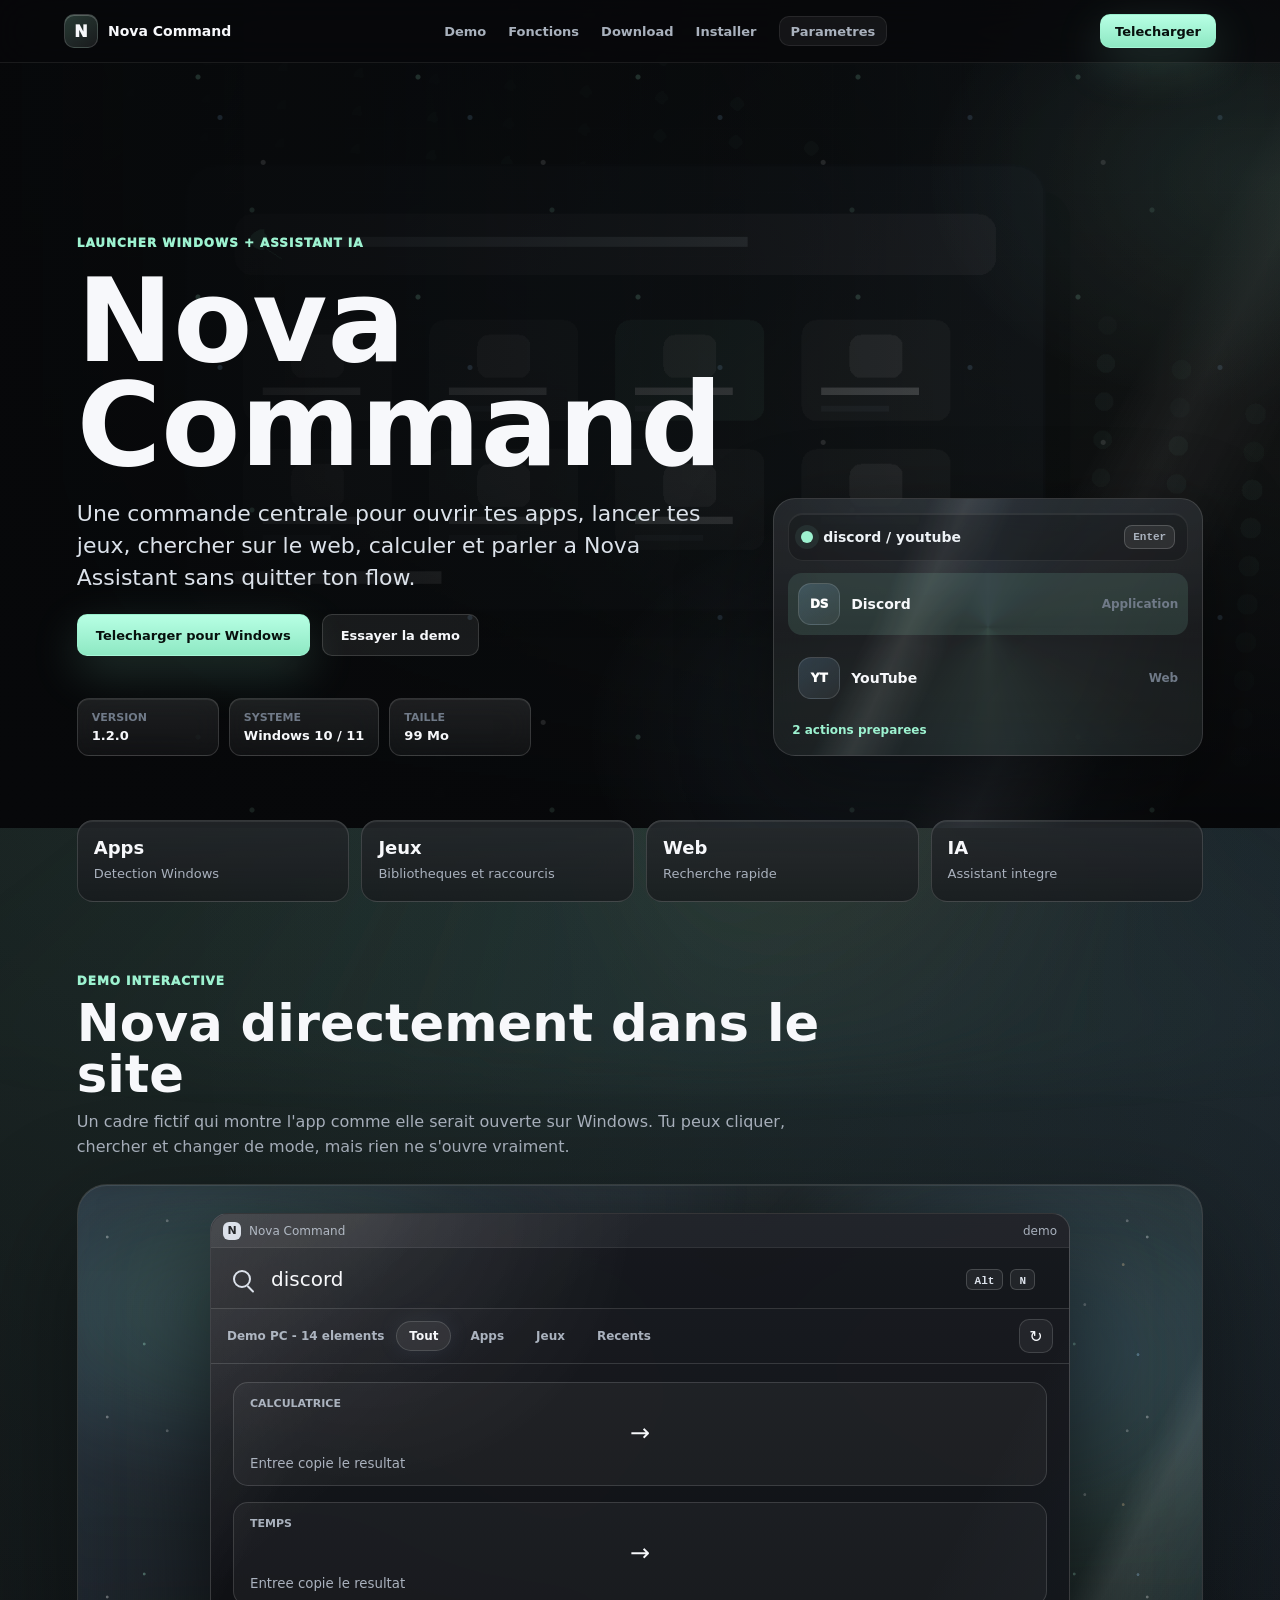
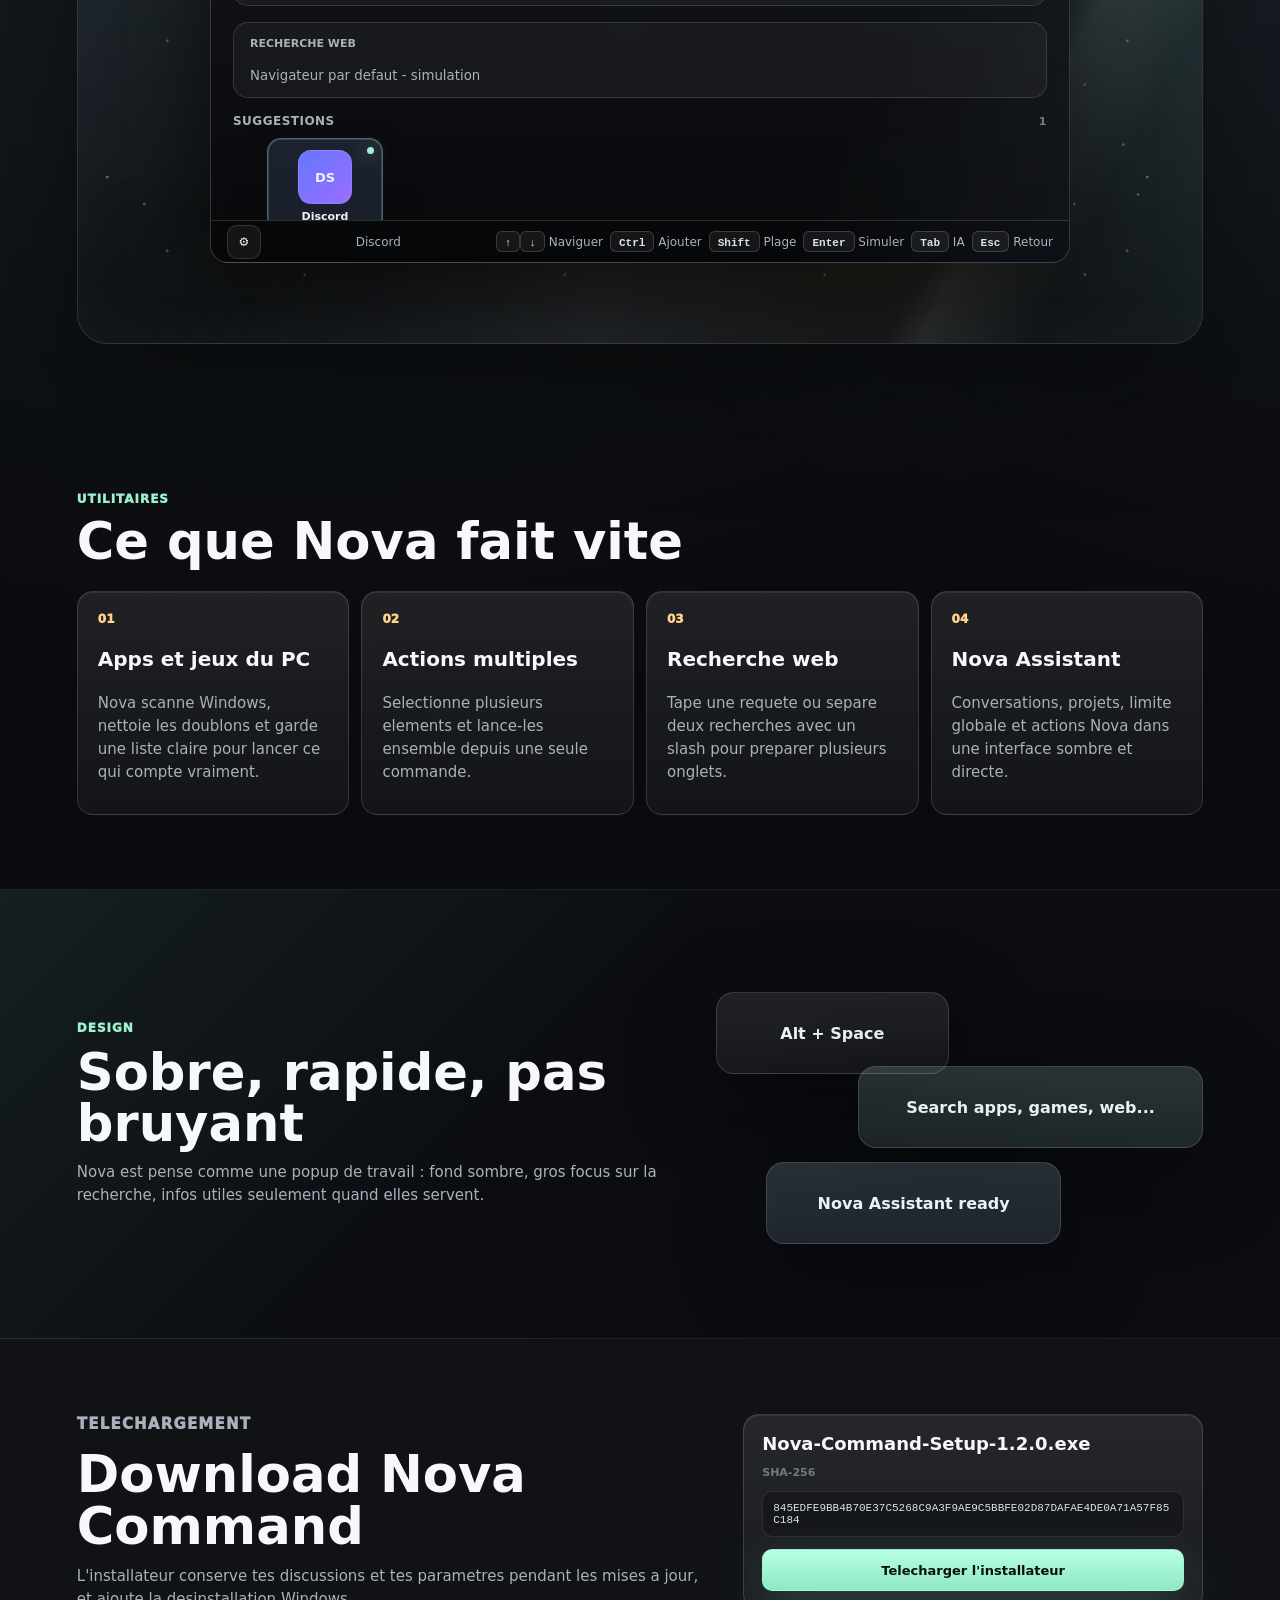
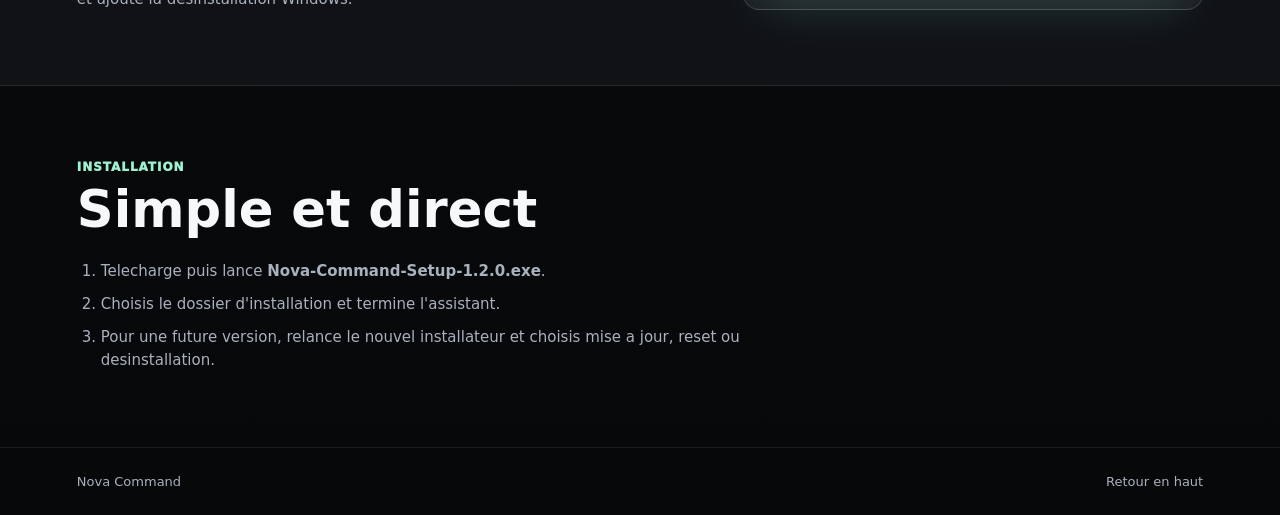
<file: index.html>
<!doctype html>
<html lang="fr">
  <head>
    <meta charset="utf-8">
    <meta name="viewport" content="width=device-width, initial-scale=1">
    <title>Nova Command - Launcher IA pour Windows</title>
    <meta name="description" content="Telecharge Nova Command, un launcher Windows sombre et rapide avec recherche d'apps, jeux, calculs, web et assistant IA.">
    <meta name="keywords" content="Nova Command, Nova Commande, nova commande, launcher Windows, Raycast Windows, assistant IA Windows, telecharger Nova Command">
    <meta name="author" content="Loic">
    <meta name="robots" content="index, follow">
    <link rel="canonical" href="https://strideur.github.io/">
    <link rel="stylesheet" href="styles.css">
    <meta property="og:type" content="website">
    <meta property="og:title" content="Nova Command - Launcher IA pour Windows">
    <meta property="og:description" content="Un raccourci Windows pour ouvrir tes apps, jeux, recherches web, calculs et commandes IA depuis une interface noire ultra rapide.">
    <meta property="og:image" content="https://strideur.github.io/assets/nova-command-preview.png">
    <meta property="og:url" content="https://strideur.github.io/">
    <meta name="twitter:card" content="summary_large_image">
    <meta name="theme-color" content="#08090b">
    <script type="application/ld+json">
      {
        "@context": "https://schema.org",
        "@type": "SoftwareApplication",
        "name": "Nova Command",
        "alternateName": "Nova Commande",
        "applicationCategory": "UtilitiesApplication",
        "operatingSystem": "Windows 10, Windows 11",
        "description": "Launcher Windows sombre avec recherche d'applications, jeux, calculatrice, recherche web et assistant IA.",
        "downloadUrl": "https://github.com/strideur/strideur.github.io/releases/download/v1.2.0/Nova-Command-Setup-1.2.0.exe",
        "softwareVersion": "1.2.0",
        "author": {
          "@type": "Person",
          "name": "Loic"
        },
        "offers": {
          "@type": "Offer",
          "price": "0",
          "priceCurrency": "EUR"
        }
      }
    </script>
  </head>
  <body>
    <header class="topbar">
      <a class="brand" href="#top" aria-label="Nova Command">
        <span>N</span>
        <strong>Nova Command</strong>
      </a>
      <nav aria-label="Navigation principale">
        <a href="#demo" data-site-i18n="navDemo">Demo</a>
        <a href="#features" data-site-i18n="navFeatures">Fonctions</a>
        <a href="#download" data-site-i18n="navDownload">Download</a>
        <a href="#install" data-site-i18n="navInstall">Installer</a>
        <button id="site-settings-button" class="site-settings-button" type="button" data-site-i18n="navSettings">Parametres</button>
      </nav>
      <a class="top-download" href="https://github.com/strideur/strideur.github.io/releases/download/v1.2.0/Nova-Command-Setup-1.2.0.exe" data-site-i18n="topDownload">Telecharger</a>
    </header>

    <aside id="site-settings-panel" class="site-settings-panel" hidden aria-label="Parametres du site">
      <div class="site-settings-card">
        <header>
          <div>
            <strong data-site-i18n="siteSettingsTitle">Parametres du site</strong>
            <span data-site-i18n="siteSettingsSub">Change uniquement la langue du site.</span>
          </div>
          <button id="site-settings-close" type="button" aria-label="Fermer">&times;</button>
        </header>
        <div class="site-language-grid">
          <button class="is-selected" type="button" data-site-locale="fr">Francais <span>FR</span></button>
          <button type="button" data-site-locale="en">English <span>EN</span></button>
          <button type="button" data-site-locale="es">Espanol <span>ES</span></button>
          <button type="button" data-site-locale="de">Deutsch <span>DE</span></button>
          <button type="button" data-site-locale="it">Italiano <span>IT</span></button>
          <button type="button" data-site-locale="pt">Portugues <span>PT</span></button>
          <button type="button" data-site-locale="nl">Nederlands <span>NL</span></button>
        </div>
      </div>
    </aside>

    <main id="top">
      <section class="hero" aria-labelledby="hero-title">
        <img class="hero-image" src="assets/nova-command-preview.png" alt="Apercu de Nova Command sur Windows">
        <div class="hero-shade"></div>
        <div class="hero-grid">
          <div class="hero-content">
            <p class="eyebrow">Launcher Windows + Assistant IA</p>
            <h1 id="hero-title">Nova Command</h1>
            <p class="hero-copy" data-site-i18n="heroCopy">Une commande centrale pour ouvrir tes apps, lancer tes jeux, chercher sur le web, calculer et parler a Nova Assistant sans quitter ton flow.</p>
            <div class="hero-actions">
              <a class="primary-action" href="https://github.com/strideur/strideur.github.io/releases/download/v1.2.0/Nova-Command-Setup-1.2.0.exe" data-site-i18n="downloadWindows">Telecharger pour Windows</a>
              <a class="secondary-action" href="#demo" data-site-i18n="tryDemo">Essayer la demo</a>
            </div>
            <dl class="hero-facts" aria-label="Informations de telechargement">
              <div>
                <dt data-site-i18n="factVersion">Version</dt>
                <dd>1.2.0</dd>
              </div>
              <div>
                <dt data-site-i18n="factSystem">Systeme</dt>
                <dd>Windows 10 / 11</dd>
              </div>
              <div>
                <dt data-site-i18n="factSize">Taille</dt>
                <dd>99 Mo</dd>
              </div>
            </dl>
          </div>

          <div class="floating-preview" aria-hidden="true">
            <div class="preview-search">
              <span></span>
              <p>discord / youtube</p>
              <kbd>Enter</kbd>
            </div>
            <div class="preview-row active">
              <i>DS</i>
              <strong>Discord</strong>
              <small>Application</small>
            </div>
            <div class="preview-row">
              <i>YT</i>
              <strong>YouTube</strong>
              <small>Web</small>
            </div>
            <div class="preview-note">2 actions preparees</div>
          </div>
        </div>
      </section>

      <section class="trust-strip" aria-label="Points forts">
        <div>
          <strong>Apps</strong>
          <span>Detection Windows</span>
        </div>
        <div>
          <strong>Jeux</strong>
          <span>Bibliotheques et raccourcis</span>
        </div>
        <div>
          <strong>Web</strong>
          <span>Recherche rapide</span>
        </div>
        <div>
          <strong>IA</strong>
          <span>Assistant integre</span>
        </div>
      </section>

      <section id="demo" class="demo-section" aria-labelledby="demo-title">
        <div class="section-heading">
          <p class="eyebrow">Demo interactive</p>
          <h2 id="demo-title" data-site-i18n="demoTitle">Nova directement dans le site</h2>
          <p data-site-i18n="demoBody">Un cadre fictif qui montre l'app comme elle serait ouverte sur Windows. Tu peux cliquer, chercher et changer de mode, mais rien ne s'ouvre vraiment.</p>
        </div>

        <div class="nova-live-demo" id="nova-demo" data-theme="graphite">
          <main class="launcher mock-launcher" aria-label="Nova Command demo">
            <header class="windowbar">
              <div class="window-title">
                <span class="mark">N</span>
                <span>Nova Command</span>
              </div>
              <span class="drag-hint">demo</span>
            </header>

            <section class="searchbar">
              <span class="search-glyph" aria-hidden="true"></span>
              <input id="demo-search" type="search" autocomplete="off" spellcheck="false" value="discord" aria-label="Rechercher dans la demo">
              <button id="demo-ai-provider" class="ai-provider-button" type="button" hidden>
                <span>Modele IA</span>
                <strong>Nova Assistant</strong>
              </button>
              <span class="shortcut-keys"><kbd>Alt</kbd><kbd>N</kbd></span>
            </section>

            <nav class="toolbar" aria-label="Filtres demo">
              <div id="demo-status" class="status">Demo PC - 24 elements</div>
              <div class="tabs">
                <button class="tab is-active" type="button" data-view="all">Tout</button>
                <button class="tab" type="button" data-view="app">Apps</button>
                <button class="tab" type="button" data-view="game">Jeux</button>
                <button class="tab" type="button" data-view="recent">Recents</button>
              </div>
              <button id="demo-refresh" class="refresh" type="button" title="Rescanner la demo" aria-label="Rescanner">&#8635;</button>
            </nav>

            <section class="content">
              <div id="demo-calc-card" class="answer-card calc-card" hidden>
                <span class="answer-kicker" data-demo-i18n="calculator">Calculator</span>
                <div class="answer-row">
                  <strong id="demo-calc-expression"></strong>
                  <span>&rarr;</span>
                  <strong id="demo-calc-result"></strong>
                </div>
                <small data-demo-i18n="calcHint">Entree copie le resultat</small>
              </div>

              <div id="demo-time-card" class="answer-card time-card" hidden>
                <span class="answer-kicker" data-demo-i18n="timeTitle">Temps</span>
                <div class="answer-row">
                  <strong id="demo-time-expression"></strong>
                  <span>&rarr;</span>
                  <strong id="demo-time-result"></strong>
                </div>
                <small data-demo-i18n="timeHint">Entree copie le resultat</small>
              </div>

              <button id="demo-web-card" class="answer-card web-card" type="button" hidden>
                <span class="answer-kicker" data-demo-i18n="webSearch">Recherche web</span>
                <strong id="demo-web-query"></strong>
                <small data-demo-i18n="webBrowser">Navigateur par defaut - simulation</small>
              </button>

              <section id="demo-ai-panel" class="ai-panel" hidden>
                <header class="ai-panel-header">
                  <div>
                    <span class="answer-kicker" data-demo-i18n="aiMode">Mode IA</span>
                    <strong data-demo-i18n="aiIntro">Parle a Nova Assistant</strong>
                  </div>
                  <button id="demo-ai-reset" type="button" data-demo-i18n="newChat">Nouvelle discussion</button>
                </header>
                <div class="ai-workspace">
                  <aside class="ai-conversations" aria-label="Conversations demo">
                    <div class="ai-conversations-header">
                      <strong data-demo-i18n="projects">Projets</strong>
                      <button type="button">+</button>
                    </div>
                    <div class="ai-conversation-list">
                      <button class="ai-conversation is-active" type="button">
                        <strong>Demo Nova</strong>
                        <small>30j restants</small>
                      </button>
                      <button class="ai-conversation" type="button">
                        <strong>Actions web</strong>
                        <small>28j restants</small>
                      </button>
                    </div>
                  </aside>
                  <div id="demo-ai-messages" class="ai-messages" aria-live="polite">
                    <article class="ai-message assistant">
                      <strong>NOVA ASSISTANT</strong>
                      <p data-demo-i18n="aiWelcome">Je peux simuler l'ouverture d'apps, les recherches web et les reglages, sans toucher a ton PC.</p>
                    </article>
                  </div>
                </div>
                <div class="ai-limit ai-limit-floating">
                  <i aria-hidden="true"></i>
                  <span>Limite <strong>12/60</strong></span>
                </div>
              </section>

              <div id="demo-sections" class="sections"></div>
            </section>

            <footer class="bottombar">
              <button id="demo-settings-button" class="settings-button" title="Parametres" aria-label="Parametres" type="button">&#9881;</button>
              <span id="demo-selection-hint" data-demo-i18n="select">Selectionnez une application</span>
              <span class="bottombar-hints">
                <span><kbd>&uarr;</kbd><kbd>&darr;</kbd> Naviguer</span>
                <span><kbd>Ctrl</kbd> Ajouter</span>
                <span><kbd>Shift</kbd> Plage</span>
                <span><kbd>Enter</kbd> Simuler</span>
                <span><kbd>Tab</kbd> IA</span>
                <span><kbd>Esc</kbd> Retour</span>
              </span>
              <span class="ai-bottombar-hints">
                <span>Ask AI <kbd>Enter</kbd></span>
                <span class="hint-separator">|</span>
                <span>Actions <kbd>Ctrl</kbd><kbd>K</kbd></span>
              </span>
            </footer>
          </main>

          <aside id="demo-settings-panel" class="settings-panel" hidden aria-label="Parametres demo">
            <nav class="settings-sidebar">
              <div class="settings-brand">
                <span class="mark">N</span>
                <div>
                  <strong>Parametres</strong>
                  <span>Nova Command</span>
                </div>
              </div>
              <button class="settings-nav-item is-active" data-settings-section="appearance" type="button">
                <span>Apparence</span>
                <small data-demo-i18n="appearanceSmall">Fond, cartes, icones</small>
              </button>
              <button class="settings-nav-item" data-settings-section="shortcuts" type="button">
                <span>Raccourcis</span>
                <small data-demo-i18n="shortcutsSmall">Ouverture et actions</small>
              </button>
              <button class="settings-nav-item" data-settings-section="language" type="button">
                <span>Langue</span>
                <small data-demo-i18n="languageSmall">Pays et traduction</small>
              </button>
            </nav>

            <section class="settings-main">
              <header class="settings-header">
                <div>
                  <strong id="demo-settings-title">Apparence</strong>
                  <span id="demo-settings-subtitle">Ajuste le style de cette demo.</span>
                </div>
                <button id="demo-settings-close" class="settings-close" aria-label="Fermer" type="button">&times;</button>
              </header>

              <div class="settings-page is-active" data-settings-page="appearance">
                <section class="settings-block">
                  <h2>Fond de la fenetre</h2>
                  <p>Ces reglages changent vraiment la demo, comme dans Nova.</p>
                  <div class="swatch-grid">
                    <button class="swatch-tile is-selected" style="--swatch:#101114" data-demo-theme="graphite" type="button">
                      <span></span>
                      <strong>Graphite</strong>
                    </button>
                    <button class="swatch-tile" style="--swatch:#111827" data-demo-theme="midnight" type="button">
                      <span></span>
                      <strong>Noir bleu</strong>
                    </button>
                    <button class="swatch-tile" style="--swatch:#171717" data-demo-theme="matte" type="button">
                      <span></span>
                      <strong>Mat</strong>
                    </button>
                  </div>
                </section>

                <section class="settings-block">
                  <h2>Cartes des applications</h2>
                  <div class="setting-row">
                    <label>Taille des icones</label>
                    <input id="demo-icon-size" type="range" min="46" max="72" value="54" aria-label="Taille des icones demo">
                  </div>
                  <div class="setting-row">
                    <label>Densite</label>
                    <div class="segmented">
                      <button data-demo-density="compact" type="button">Compact</button>
                      <button class="is-selected" data-demo-density="normal" type="button">Normal</button>
                      <button data-demo-density="large" type="button">Large</button>
                    </div>
                  </div>
                </section>
              </div>

              <div class="settings-page" data-settings-page="shortcuts">
                <section class="settings-block">
                  <h2>Ouverture rapide</h2>
                  <div class="shortcut-list">
                    <div><span>Afficher / masquer Nova</span><span class="shortcut-keys"><kbd>Alt</kbd><kbd>N</kbd></span><button type="button">Demo</button></div>
                    <div><span>Ouvrir la selection</span><span class="shortcut-keys"><kbd>Enter</kbd></span><button type="button">Demo</button></div>
                    <div><span>Retour accueil</span><span class="shortcut-keys"><kbd>Esc</kbd></span><button type="button">Demo</button></div>
                  </div>
                </section>
              </div>

              <div class="settings-page" data-settings-page="language">
                <section class="settings-block">
                  <h2 data-demo-i18n="autoLanguage">Langue automatique</h2>
                  <p id="demo-detected-language" data-demo-i18n="detectedLanguage">Langue detectee : Francais</p>
                  <button class="language-system-button is-selected" type="button" data-demo-locale="fr" data-demo-i18n="useSystemLanguage">Utiliser la langue du systeme</button>
                </section>
                <section class="settings-block">
                  <h2 data-demo-i18n="chooseLanguage">Choisir une langue</h2>
                  <input id="demo-language-search" class="language-search" type="search" autocomplete="off" spellcheck="false" placeholder="Rechercher une langue..." data-demo-placeholder="languageSearch">
                  <div id="demo-language-list" class="language-list" role="listbox" aria-label="Langues demo"></div>
                </section>
              </div>
            </section>
          </aside>

          <div id="demo-toast" class="toast" role="status" aria-live="polite"></div>
        </div>
      </section>

      <section id="features" class="section">
        <div class="section-heading">
          <p class="eyebrow">Utilitaires</p>
          <h2>Ce que Nova fait vite</h2>
        </div>
        <div class="feature-grid">
          <article>
            <span>01</span>
            <h3>Apps et jeux du PC</h3>
            <p>Nova scanne Windows, nettoie les doublons et garde une liste claire pour lancer ce qui compte vraiment.</p>
          </article>
          <article>
            <span>02</span>
            <h3>Actions multiples</h3>
            <p>Selectionne plusieurs elements et lance-les ensemble depuis une seule commande.</p>
          </article>
          <article>
            <span>03</span>
            <h3>Recherche web</h3>
            <p>Tape une requete ou separe deux recherches avec un slash pour preparer plusieurs onglets.</p>
          </article>
          <article>
            <span>04</span>
            <h3>Nova Assistant</h3>
            <p>Conversations, projets, limite globale et actions Nova dans une interface sombre et directe.</p>
          </article>
        </div>
      </section>

      <section class="showcase">
        <div class="showcase-copy">
          <p class="eyebrow">Design</p>
          <h2>Sobre, rapide, pas bruyant</h2>
          <p>Nova est pense comme une popup de travail : fond sombre, gros focus sur la recherche, infos utiles seulement quand elles servent.</p>
        </div>
        <div class="showcase-stack" aria-hidden="true">
          <div class="mini-panel panel-a">Alt + Space</div>
          <div class="mini-panel panel-b">Search apps, games, web...</div>
          <div class="mini-panel panel-c">Nova Assistant ready</div>
        </div>
      </section>

      <section id="download" class="download-band">
        <div>
          <p class="eyebrow">Telechargement</p>
          <h2>Download Nova Command</h2>
          <p>L'installateur conserve tes discussions et tes parametres pendant les mises a jour, et ajoute la desinstallation Windows.</p>
        </div>
        <div class="download-panel">
          <strong>Nova-Command-Setup-1.2.0.exe</strong>
          <span>SHA-256</span>
          <code>845EDFE9BB4B70E37C5268C9A3F9AE9C5BBFE02D87DAFAE4DE0A71A57F85C184</code>
          <a class="primary-action" href="https://github.com/strideur/strideur.github.io/releases/download/v1.2.0/Nova-Command-Setup-1.2.0.exe">Telecharger l'installateur</a>
        </div>
      </section>

      <section id="install" class="section install">
        <div class="section-heading">
          <p class="eyebrow">Installation</p>
          <h2>Simple et direct</h2>
        </div>
        <ol>
          <li>Telecharge puis lance <strong>Nova-Command-Setup-1.2.0.exe</strong>.</li>
          <li>Choisis le dossier d'installation et termine l'assistant.</li>
          <li>Pour une future version, relance le nouvel installateur et choisis mise a jour, reset ou desinstallation.</li>
        </ol>
      </section>
    </main>

    <footer>
      <span>Nova Command</span>
      <a href="#top">Retour en haut</a>
    </footer>

    <script src="demo.js"></script>
  </body>
</html>
</file>
<file: styles.css>
:root {
  color-scheme: dark;
  --bg: #07080a;
  --bg-soft: #0d0f13;
  --panel: rgba(255, 255, 255, 0.065);
  --panel-strong: rgba(255, 255, 255, 0.11);
  --line: rgba(255, 255, 255, 0.14);
  --line-soft: rgba(255, 255, 255, 0.08);
  --text: #f7f8fb;
  --muted: #a9b1bd;
  --dim: #707a88;
  --mint: #9df2d0;
  --cyan: #8ecaff;
  --warm: #ffd38a;
  --danger: #ff7e9b;
  --shadow: 0 28px 90px rgba(0, 0, 0, 0.45);
}

* {
  box-sizing: border-box;
}

html {
  scroll-behavior: smooth;
}

body {
  margin: 0;
  overflow-x: hidden;
  background:
    radial-gradient(circle at 14% 12%, rgba(157, 242, 208, 0.14), transparent 31%),
    radial-gradient(circle at 86% 18%, rgba(142, 202, 255, 0.12), transparent 30%),
    linear-gradient(180deg, #08090b 0%, #0b0c10 46%, #07080a 100%);
  background-size: 150% 150%, 140% 140%, 100% 100%;
  color: var(--text);
  font-family: Inter, ui-sans-serif, system-ui, -apple-system, BlinkMacSystemFont, "Segoe UI", sans-serif;
  animation: siteAmbientShift 22s ease-in-out infinite alternate;
}

body::before {
  position: fixed;
  inset: 0;
  z-index: -1;
  pointer-events: none;
  content: "";
  background-image:
    linear-gradient(rgba(255, 255, 255, 0.025) 1px, transparent 1px),
    linear-gradient(90deg, rgba(255, 255, 255, 0.02) 1px, transparent 1px);
  background-size: 64px 64px;
  mask-image: linear-gradient(180deg, black, transparent 72%);
  animation: siteGridDrift 28s linear infinite;
}

body::after {
  position: fixed;
  inset: -20%;
  z-index: -1;
  pointer-events: none;
  content: "";
  background:
    radial-gradient(circle at 18% 22%, rgba(157, 242, 208, 0.12), transparent 22%),
    radial-gradient(circle at 74% 18%, rgba(142, 202, 255, 0.11), transparent 24%),
    radial-gradient(circle at 62% 72%, rgba(255, 211, 138, 0.08), transparent 24%),
    conic-gradient(from 120deg at 50% 45%, transparent 0deg, rgba(157, 242, 208, 0.06) 54deg, transparent 118deg, rgba(142, 202, 255, 0.07) 194deg, transparent 286deg, rgba(255, 211, 138, 0.05) 330deg, transparent 360deg);
  filter: blur(34px) saturate(1.22);
  opacity: 0.9;
  animation: siteColorWash 26s ease-in-out infinite alternate;
}

a {
  color: inherit;
  text-decoration: none;
}

button,
input {
  font: inherit;
}

.topbar {
  position: fixed;
  top: 0;
  left: 0;
  z-index: 10;
  display: flex;
  width: 100%;
  align-items: center;
  justify-content: space-between;
  gap: 18px;
  padding: 14px clamp(18px, 5vw, 64px);
  border-bottom: 1px solid rgba(255, 255, 255, 0.08);
  background: rgba(7, 8, 10, 0.72);
  backdrop-filter: blur(22px);
}

.brand,
.topbar nav,
.hero-actions,
.hero-facts,
footer {
  display: flex;
  align-items: center;
}

.brand {
  gap: 10px;
  min-width: max-content;
}

.brand span {
  display: grid;
  width: 34px;
  height: 34px;
  place-items: center;
  border: 1px solid var(--line);
  border-radius: 10px;
  background: linear-gradient(145deg, rgba(157, 242, 208, 0.22), rgba(255, 255, 255, 0.08));
  box-shadow: inset 0 1px rgba(255, 255, 255, 0.22);
  font-weight: 950;
}

.brand strong {
  font-size: 14px;
  letter-spacing: 0;
}

.topbar nav {
  gap: 22px;
  color: var(--muted);
  font-size: 13px;
  font-weight: 760;
}

.topbar nav a {
  transition: color 160ms ease;
}

.topbar nav a:hover {
  color: var(--text);
}

.site-settings-button {
  min-height: 30px;
  border: 1px solid var(--line-soft);
  border-radius: 10px;
  background: rgba(255, 255, 255, 0.055);
  color: var(--muted);
  cursor: pointer;
  padding: 0 11px;
  font-size: 13px;
  font-weight: 760;
}

.site-settings-button:hover,
.site-settings-button.is-active {
  border-color: rgba(157, 242, 208, 0.34);
  background: rgba(157, 242, 208, 0.1);
  color: var(--text);
}

.site-settings-panel {
  position: fixed;
  inset: 0;
  z-index: 30;
  display: grid;
  place-items: start end;
  padding: 74px clamp(18px, 5vw, 64px) 18px;
  background: rgba(0, 0, 0, 0.26);
  backdrop-filter: blur(10px);
}

.site-settings-panel[hidden] {
  display: none;
}

.site-settings-card {
  display: grid;
  width: min(380px, 100%);
  gap: 14px;
  border: 1px solid rgba(255, 255, 255, 0.16);
  border-radius: 18px;
  background:
    linear-gradient(145deg, rgba(255, 255, 255, 0.09), rgba(255, 255, 255, 0.04)),
    rgba(9, 11, 15, 0.94);
  box-shadow: var(--shadow);
  padding: 14px;
}

.site-settings-card header {
  display: flex;
  align-items: center;
  justify-content: space-between;
  gap: 14px;
}

.site-settings-card header div {
  display: grid;
  gap: 4px;
}

.site-settings-card header span {
  color: var(--muted);
  font-size: 12px;
}

.site-settings-card header button {
  display: grid;
  width: 34px;
  height: 34px;
  place-items: center;
  border: 1px solid var(--line);
  border-radius: 10px;
  background: rgba(255, 255, 255, 0.055);
  color: var(--text);
  cursor: pointer;
  font-size: 20px;
}

.site-language-grid {
  display: grid;
  gap: 8px;
}

.site-language-grid button {
  display: grid;
  grid-template-columns: minmax(0, 1fr) 34px;
  align-items: center;
  min-height: 42px;
  border: 1px solid rgba(255, 255, 255, 0.09);
  border-radius: 12px;
  background: rgba(255, 255, 255, 0.045);
  color: var(--text);
  cursor: pointer;
  padding: 0 11px;
  text-align: left;
  font-weight: 820;
}

.site-language-grid span {
  color: var(--muted);
  font-size: 11px;
  text-align: right;
}

.site-language-grid button:hover,
.site-language-grid button.is-selected {
  border-color: rgba(157, 242, 208, 0.36);
  background: rgba(157, 242, 208, 0.1);
}

.top-download,
.primary-action,
.secondary-action {
  display: inline-flex;
  align-items: center;
  justify-content: center;
  min-height: 42px;
  border-radius: 10px;
  font-size: 13px;
  font-weight: 860;
  transition: transform 160ms ease, border-color 160ms ease, background 160ms ease;
}

.top-download:hover,
.primary-action:hover,
.secondary-action:hover {
  transform: translateY(-1px);
}

.top-download,
.primary-action {
  border: 1px solid rgba(157, 242, 208, 0.62);
  background: linear-gradient(180deg, #b7ffe4, #8ee8c3);
  color: #07100d;
  box-shadow: 0 16px 48px rgba(157, 242, 208, 0.18);
}

.top-download {
  min-height: 34px;
  padding: 0 14px;
}

.hero {
  position: relative;
  display: grid;
  min-height: 92vh;
  overflow: hidden;
  align-items: end;
  padding: 110px clamp(18px, 6vw, 80px) 56px;
}

.hero::before,
.hero::after {
  position: absolute;
  inset: 0;
  pointer-events: none;
  content: "";
}

.hero::before {
  z-index: 1;
  background:
    radial-gradient(520px 360px at 82% 18%, rgba(157, 242, 208, 0.16), transparent 64%),
    radial-gradient(460px 340px at 58% 74%, rgba(142, 202, 255, 0.14), transparent 66%),
    linear-gradient(118deg, transparent 0 38%, rgba(255, 255, 255, 0.09) 40%, transparent 43% 100%);
  background-size: 120% 120%, 120% 120%, 240% 100%;
  mix-blend-mode: screen;
  opacity: 0.56;
  animation: heroColorBreath 16s ease-in-out infinite alternate, heroShineSweep 9s ease-in-out infinite;
}

.hero::after {
  z-index: 1;
  background:
    radial-gradient(circle at 90% 35%, rgba(157, 242, 208, 0.42) 0 2px, transparent 3px),
    radial-gradient(circle at 88% 47%, rgba(142, 202, 255, 0.35) 0 2px, transparent 3px),
    radial-gradient(circle at 94% 58%, rgba(255, 255, 255, 0.28) 0 2px, transparent 3px),
    radial-gradient(circle at 84% 70%, rgba(157, 242, 208, 0.28) 0 2px, transparent 3px),
    linear-gradient(126deg, transparent 0 65%, rgba(157, 242, 208, 0.18) 66%, transparent 68% 100%);
  background-size: 220px 220px, 250px 250px, 280px 280px, 300px 300px, 260% 100%;
  opacity: 0.38;
  mix-blend-mode: screen;
  animation: heroParticlesDrift 20s linear infinite, heroMeteorSweep 8s ease-in-out infinite;
}

.hero-image {
  position: absolute;
  inset: 0;
  width: 100%;
  height: 100%;
  object-fit: cover;
  object-position: center;
  opacity: 0.52;
  filter: saturate(1.08) contrast(1.08);
}

.hero-shade {
  position: absolute;
  inset: 0;
  background:
    linear-gradient(90deg, rgba(7, 8, 10, 0.98) 0%, rgba(7, 8, 10, 0.74) 46%, rgba(7, 8, 10, 0.38) 100%),
    linear-gradient(0deg, rgba(7, 8, 10, 0.98) 0%, transparent 42%);
}

.hero-grid {
  position: relative;
  z-index: 2;
  display: grid;
  grid-template-columns: minmax(0, 760px) minmax(320px, 480px);
  gap: clamp(24px, 5vw, 72px);
  align-items: end;
}

.hero-content {
  display: grid;
  gap: 20px;
}

.eyebrow {
  margin: 0;
  color: var(--mint);
  font-size: 12px;
  font-weight: 930;
  letter-spacing: 0.08em;
  text-transform: uppercase;
}

h1,
h2,
h3,
p {
  margin: 0;
}

h1 {
  max-width: 860px;
  font-size: clamp(58px, 9vw, 122px);
  line-height: 0.9;
  letter-spacing: 0;
}

.hero-copy {
  max-width: 660px;
  color: #dce2ea;
  font-size: clamp(17px, 2vw, 22px);
  line-height: 1.46;
}

.hero-actions {
  flex-wrap: wrap;
  gap: 12px;
}

.primary-action,
.secondary-action {
  padding: 0 18px;
}

.secondary-action {
  border: 1px solid var(--line);
  background: rgba(255, 255, 255, 0.07);
  color: var(--text);
}

.secondary-action:hover {
  border-color: rgba(255, 255, 255, 0.24);
  background: rgba(255, 255, 255, 0.1);
}

.hero-facts {
  flex-wrap: wrap;
  gap: 10px;
  padding-top: 6px;
}

.hero-facts div,
.trust-strip div,
.floating-preview,
.demo-window,
.demo-sidebar,
.feature-grid article,
.download-panel,
.mini-panel {
  border: 1px solid var(--line);
  background: linear-gradient(180deg, rgba(255, 255, 255, 0.09), rgba(255, 255, 255, 0.045));
  box-shadow: inset 0 1px rgba(255, 255, 255, 0.08);
}

.hero-facts div {
  min-width: 142px;
  padding: 12px 14px;
  border-radius: 12px;
  backdrop-filter: blur(14px);
}

.hero-facts dt {
  color: var(--dim);
  font-size: 11px;
  font-weight: 850;
  text-transform: uppercase;
}

.hero-facts dd {
  margin: 4px 0 0;
  color: var(--text);
  font-size: 13px;
  font-weight: 820;
}

.floating-preview {
  position: relative;
  display: grid;
  gap: 12px;
  width: min(100%, 430px);
  justify-self: end;
  padding: 14px;
  border-radius: 22px;
  background-color: rgba(10, 12, 16, 0.68);
  box-shadow: var(--shadow);
  backdrop-filter: blur(24px);
  transform: translateY(-16px);
  overflow: hidden;
  animation: previewFloat 7s ease-in-out infinite;
}

.floating-preview::before {
  position: absolute;
  inset: -40%;
  pointer-events: none;
  background:
    conic-gradient(from 90deg, transparent, rgba(157, 242, 208, 0.2), transparent, rgba(142, 202, 255, 0.18), transparent),
    linear-gradient(115deg, transparent 0 38%, rgba(255, 255, 255, 0.22) 42%, transparent 47% 100%);
  content: "";
  opacity: 0.46;
  mix-blend-mode: screen;
  animation: previewLiquidSpin 14s linear infinite;
}

.floating-preview > * {
  position: relative;
  z-index: 1;
}

.preview-search {
  display: flex;
  align-items: center;
  gap: 10px;
  min-height: 48px;
  padding: 0 12px;
  border: 1px solid var(--line-soft);
  border-radius: 15px;
  background: rgba(0, 0, 0, 0.2);
  box-shadow: inset 0 1px rgba(255, 255, 255, 0.08);
}

.preview-search span,
.demo-orb {
  width: 12px;
  height: 12px;
  flex: 0 0 auto;
  border-radius: 999px;
  background: var(--mint);
  box-shadow: 0 0 0 6px rgba(157, 242, 208, 0.08);
  animation: orbPulse 2.4s ease-in-out infinite;
}

.preview-search p {
  flex: 1;
  color: #eef2f6;
  font-size: 14px;
  font-weight: 780;
}

kbd {
  min-width: 38px;
  padding: 5px 8px;
  border: 1px solid rgba(255, 255, 255, 0.18);
  border-radius: 8px;
  background: rgba(255, 255, 255, 0.08);
  color: var(--muted);
  font-size: 11px;
  font-weight: 820;
  text-align: center;
}

.preview-row {
  display: grid;
  grid-template-columns: 42px 1fr auto;
  gap: 11px;
  align-items: center;
  padding: 10px;
  border-radius: 14px;
  transition: transform 180ms ease, background 180ms ease;
}

.preview-row.active {
  background: rgba(157, 242, 208, 0.12);
  animation: activeRowBreath 3s ease-in-out infinite;
}

.preview-row i,
.demo-icon {
  display: grid;
  width: 42px;
  height: 42px;
  place-items: center;
  border: 1px solid rgba(255, 255, 255, 0.13);
  border-radius: 13px;
  background: linear-gradient(145deg, rgba(142, 202, 255, 0.18), rgba(255, 255, 255, 0.06));
  color: white;
  font-size: 12px;
  font-style: normal;
  font-weight: 930;
}

.preview-row strong {
  font-size: 14px;
}

.preview-row small,
.preview-note {
  color: var(--dim);
  font-size: 12px;
  font-weight: 780;
}

.preview-note {
  padding: 2px 4px 4px;
  color: var(--mint);
}

.trust-strip {
  display: grid;
  grid-template-columns: repeat(4, minmax(0, 1fr));
  gap: 12px;
  padding: 18px clamp(18px, 6vw, 80px) 0;
  transform: translateY(-26px);
}

.trust-strip div {
  display: grid;
  gap: 4px;
  min-height: 82px;
  padding: 16px;
  border-radius: 16px;
  background-color: rgba(10, 12, 16, 0.76);
  backdrop-filter: blur(18px);
}

.trust-strip strong {
  font-size: 18px;
}

.trust-strip span {
  color: var(--muted);
  font-size: 13px;
}

.section,
.demo-section,
.download-band,
.showcase {
  padding: 74px clamp(18px, 6vw, 80px);
}

.section-heading {
  display: grid;
  max-width: 760px;
  gap: 10px;
  margin-bottom: 24px;
}

.section-heading p:not(.eyebrow) {
  color: var(--muted);
  line-height: 1.55;
}

h2 {
  font-size: clamp(31px, 4vw, 56px);
  line-height: 1;
  letter-spacing: 0;
}

.demo-section {
  padding-top: 46px;
}

.app-demo-frame {
  overflow: hidden;
  border: 1px solid rgba(255, 255, 255, 0.18);
  border-radius: 26px;
  background:
    linear-gradient(180deg, rgba(255, 255, 255, 0.1), rgba(255, 255, 255, 0.045)),
    rgba(9, 11, 15, 0.86);
  box-shadow: var(--shadow);
  backdrop-filter: blur(24px);
}

.app-titlebar,
.app-demo-footer {
  display: flex;
  min-height: 46px;
  align-items: center;
  gap: 12px;
  padding: 0 16px;
  border-bottom: 1px solid var(--line-soft);
}

.app-titlebar strong {
  font-size: 13px;
  font-weight: 900;
}

.app-titlebar small {
  margin-left: auto;
  color: var(--dim);
  font-size: 12px;
  font-weight: 800;
}

.window-dots {
  display: flex;
  gap: 7px;
}

.window-dots span {
  width: 10px;
  height: 10px;
  border-radius: 999px;
  background: rgba(255, 255, 255, 0.26);
}

.window-dots span:first-child {
  background: var(--danger);
}

.window-dots span:nth-child(2) {
  background: var(--warm);
}

.window-dots span:nth-child(3) {
  background: var(--mint);
}

.app-demo-body {
  display: grid;
  grid-template-columns: 174px minmax(0, 1fr) 286px;
  min-height: 620px;
}

.app-demo-nav {
  display: grid;
  align-content: start;
  gap: 8px;
  padding: 14px;
  border-right: 1px solid var(--line-soft);
  background: rgba(0, 0, 0, 0.16);
}

.demo-tab {
  display: flex;
  min-height: 44px;
  align-items: center;
  gap: 10px;
  border: 0;
  border-radius: 13px;
  background: transparent;
  color: var(--muted);
  cursor: pointer;
  font-weight: 860;
  text-align: left;
  padding: 0 11px;
}

.demo-tab span {
  display: grid;
  width: 28px;
  height: 28px;
  place-items: center;
  border: 1px solid var(--line-soft);
  border-radius: 9px;
  background: rgba(255, 255, 255, 0.06);
  color: var(--text);
  font-size: 11px;
  font-weight: 920;
}

.demo-tab:hover,
.demo-tab.active {
  background: rgba(255, 255, 255, 0.08);
  color: var(--text);
}

.demo-tab.active span {
  background: rgba(157, 242, 208, 0.16);
  color: var(--mint);
}

.app-demo-main {
  display: grid;
  grid-template-rows: auto auto 1fr;
  min-width: 0;
}

.app-search-row {
  display: flex;
  align-items: center;
  gap: 12px;
  min-height: 76px;
  padding: 14px 18px;
  border-bottom: 1px solid var(--line-soft);
}

.app-search-row input {
  width: 100%;
  min-width: 0;
  border: 0;
  outline: 0;
  background: transparent;
  color: var(--text);
  font-size: clamp(19px, 2.2vw, 27px);
  font-weight: 760;
}

.app-meta-row {
  display: flex;
  align-items: center;
  justify-content: space-between;
  gap: 14px;
  padding: 12px 18px;
  border-bottom: 1px solid var(--line-soft);
  color: var(--dim);
  font-size: 12px;
  font-weight: 850;
  text-transform: uppercase;
}

.app-meta-row strong {
  color: var(--mint);
}

.app-result-grid {
  display: grid;
  grid-template-columns: repeat(4, minmax(112px, 1fr));
  align-content: start;
  gap: 12px;
  padding: 18px;
}

.app-card {
  display: grid;
  min-height: 138px;
  align-content: start;
  justify-items: center;
  gap: 9px;
  border: 1px solid transparent;
  border-radius: 17px;
  background: rgba(255, 255, 255, 0.045);
  color: var(--text);
  cursor: pointer;
  padding: 14px 10px;
  text-align: center;
  transition: transform 150ms ease, border-color 150ms ease, background 150ms ease;
}

.app-card:hover,
.app-card.active {
  border-color: rgba(157, 242, 208, 0.34);
  background: rgba(157, 242, 208, 0.1);
  transform: translateY(-2px);
}

.app-card-icon,
.detail-icon {
  display: grid;
  width: 54px;
  height: 54px;
  place-items: center;
  border: 1px solid rgba(255, 255, 255, 0.14);
  border-radius: 16px;
  background:
    linear-gradient(145deg, var(--card-a, rgba(142, 202, 255, 0.28)), var(--card-b, rgba(255, 255, 255, 0.07))),
    rgba(255, 255, 255, 0.06);
  box-shadow: inset 0 1px rgba(255, 255, 255, 0.2);
  color: white;
  font-size: 14px;
  font-weight: 940;
}

.app-card strong {
  width: 100%;
  overflow: hidden;
  font-size: 13px;
  font-weight: 900;
  text-overflow: ellipsis;
  white-space: nowrap;
}

.app-card small {
  color: var(--dim);
  font-size: 11px;
  font-weight: 760;
}

.app-detail-panel {
  display: grid;
  align-content: start;
  gap: 12px;
  padding: 18px;
  border-left: 1px solid var(--line-soft);
  background: rgba(0, 0, 0, 0.15);
}

.detail-icon {
  width: 72px;
  height: 72px;
  border-radius: 20px;
  font-size: 18px;
}

.app-detail-panel h3 {
  margin-top: 4px;
}

.app-detail-panel p {
  color: var(--muted);
  font-size: 13px;
}

.detail-list {
  display: grid;
  gap: 8px;
  margin-top: 8px;
}

.detail-list div {
  display: grid;
  gap: 3px;
  padding: 11px;
  border: 1px solid var(--line-soft);
  border-radius: 13px;
  background: rgba(255, 255, 255, 0.04);
}

.detail-list span {
  color: var(--dim);
  font-size: 11px;
  font-weight: 850;
  text-transform: uppercase;
}

.detail-list strong {
  font-size: 12px;
  line-height: 1.3;
}

.detail-actions {
  display: grid;
  grid-template-columns: 1fr 1fr;
  gap: 8px;
  margin-top: 6px;
}

.detail-actions button {
  min-height: 38px;
  border: 1px solid var(--line-soft);
  border-radius: 11px;
  background: rgba(255, 255, 255, 0.08);
  color: var(--text);
  cursor: pointer;
  font-size: 12px;
  font-weight: 850;
}

.detail-actions button:first-child {
  background: var(--mint);
  color: #07100d;
}

.app-demo-footer {
  justify-content: space-between;
  border-top: 1px solid var(--line-soft);
  border-bottom: 0;
  color: var(--dim);
  font-size: 12px;
  font-weight: 800;
}

.app-demo-footer p {
  color: var(--muted);
  text-align: center;
}

.demo-notes {
  display: grid;
  grid-template-columns: repeat(3, minmax(0, 1fr));
  gap: 12px;
  margin-top: 14px;
}

.demo-notes article {
  display: grid;
  gap: 7px;
  padding: 16px;
  border: 1px solid var(--line-soft);
  border-radius: 16px;
  background: rgba(255, 255, 255, 0.045);
}

.demo-notes strong {
  font-size: 14px;
}

.demo-notes p {
  color: var(--muted);
  font-size: 13px;
  line-height: 1.45;
}

.feature-grid {
  display: grid;
  grid-template-columns: repeat(4, minmax(0, 1fr));
  gap: 12px;
}

.feature-grid article {
  display: grid;
  gap: 12px;
  min-height: 224px;
  padding: 20px;
  border-radius: 16px;
  transition: transform 160ms ease, border-color 160ms ease;
}

.feature-grid article:hover {
  transform: translateY(-3px);
  border-color: rgba(157, 242, 208, 0.28);
}

.feature-grid span {
  color: var(--warm);
  font-size: 12px;
  font-weight: 930;
}

h3 {
  font-size: 20px;
  line-height: 1.1;
}

.feature-grid p,
.download-band p,
.install li,
.showcase-copy p:not(.eyebrow) {
  color: var(--muted);
  font-size: 15px;
  line-height: 1.55;
}

.showcase {
  display: grid;
  grid-template-columns: minmax(0, 0.86fr) minmax(280px, 0.74fr);
  gap: 28px;
  align-items: center;
  border-block: 1px solid var(--line-soft);
  background:
    linear-gradient(135deg, rgba(157, 242, 208, 0.08), transparent 44%),
    #0b0d11;
}

.showcase-copy {
  display: grid;
  gap: 12px;
  max-width: 620px;
}

.showcase-stack {
  position: relative;
  min-height: 300px;
}

.mini-panel {
  position: absolute;
  display: grid;
  place-items: center;
  min-height: 82px;
  border-radius: 18px;
  color: #eaf1f8;
  font-weight: 880;
  box-shadow: var(--shadow);
}

.panel-a {
  top: 28px;
  left: 4%;
  width: 46%;
}

.panel-b {
  top: 102px;
  right: 0;
  width: 68%;
  background-color: rgba(157, 242, 208, 0.08);
}

.panel-c {
  bottom: 20px;
  left: 14%;
  width: 58%;
  background-color: rgba(142, 202, 255, 0.08);
}

.download-band {
  display: grid;
  grid-template-columns: minmax(0, 1fr) minmax(300px, 460px);
  gap: 28px;
  align-items: center;
  border-bottom: 1px solid rgba(255, 255, 255, 0.09);
  background: #101216;
}

.download-band > div:first-child {
  display: grid;
  gap: 13px;
}

.download-panel {
  display: grid;
  gap: 12px;
  padding: 18px;
  border-radius: 16px;
}

.download-panel strong {
  font-size: 18px;
}

.download-panel span {
  color: var(--dim);
  font-size: 11px;
  font-weight: 900;
  text-transform: uppercase;
}

.download-panel code {
  overflow-wrap: anywhere;
  padding: 10px;
  border: 1px solid rgba(255, 255, 255, 0.1);
  border-radius: 10px;
  background: rgba(0, 0, 0, 0.28);
  color: #dce2ea;
  font-size: 11px;
}

.install ol {
  display: grid;
  max-width: 680px;
  gap: 10px;
  margin: 0;
  padding-left: 24px;
}

footer {
  justify-content: space-between;
  padding: 26px clamp(18px, 6vw, 80px);
  border-top: 1px solid rgba(255, 255, 255, 0.08);
  color: var(--muted);
  font-size: 13px;
}

@media (max-width: 1020px) {
  .hero-grid,
  .showcase,
  .download-band {
    grid-template-columns: 1fr;
  }

  .floating-preview {
    justify-self: start;
    transform: none;
  }

  .feature-grid,
  .trust-strip {
    grid-template-columns: repeat(2, minmax(0, 1fr));
  }

  .app-demo-body {
    grid-template-columns: 148px minmax(0, 1fr);
  }

  .app-detail-panel {
    display: none;
  }

  .app-result-grid {
    grid-template-columns: repeat(3, minmax(112px, 1fr));
  }
}

@media (max-width: 760px) {
  .topbar nav {
    display: none;
  }

  .hero {
    min-height: 90vh;
    padding-top: 92px;
  }

  .hero-shade {
    background:
      linear-gradient(0deg, rgba(7, 8, 10, 0.98) 0%, rgba(7, 8, 10, 0.78) 58%, rgba(7, 8, 10, 0.48) 100%);
  }

  .app-demo-body {
    grid-template-columns: 1fr;
    min-height: 0;
  }

  .app-demo-nav {
    grid-template-columns: repeat(5, minmax(0, 1fr));
    border-right: 0;
    border-bottom: 1px solid var(--line-soft);
  }

  .demo-tab {
    justify-content: center;
    text-align: center;
    padding: 0 4px;
    font-size: 12px;
  }

  .demo-tab span {
    display: none;
  }

  .app-result-grid {
    grid-template-columns: repeat(2, minmax(112px, 1fr));
  }

  .demo-notes {
    grid-template-columns: 1fr;
  }
}

@media (max-width: 560px) {
  .topbar {
    padding-inline: 14px;
  }

  .top-download {
    display: none;
  }

  .hero-actions a,
  .download-panel .primary-action {
    width: 100%;
  }

  .floating-preview {
    display: none;
  }

  .trust-strip,
  .feature-grid {
    grid-template-columns: 1fr;
  }

  .app-demo-frame {
    border-radius: 18px;
  }

  .app-titlebar small {
    display: none;
  }

  .app-demo-nav {
    grid-template-columns: repeat(3, minmax(0, 1fr));
  }

  .app-result-grid {
    grid-template-columns: 1fr 1fr;
    gap: 9px;
    padding: 12px;
  }

  .app-card {
    min-height: 124px;
  }

  .app-card-icon {
    width: 48px;
    height: 48px;
  }

  .app-demo-footer {
    display: none;
  }
}

.nova-live-demo {
  --surface: rgba(14, 15, 18, 0.96);
  --surface-2: rgba(25, 27, 32, 0.86);
  --line-hot: rgba(172, 186, 205, 0.42);
  --launcher-top: rgba(26, 28, 34, 0.98);
  --launcher-bottom: rgba(8, 9, 11, 0.98);
  --tile-size: 116px;
  --tile-min-height: 112px;
  --tile-icon-size: 54px;
  --tile-gap: 7px;
  --tile-idle: transparent;
  --tile-hover: rgba(255, 255, 255, 0.052);
  --tile-selected: rgba(143, 183, 255, 0.13);
  position: relative;
  display: grid;
  justify-items: center;
  min-height: 760px;
  overflow: hidden;
  padding: 28px;
  border: 1px solid rgba(255, 255, 255, 0.12);
  border-radius: 30px;
  background:
    radial-gradient(circle at 48% 30%, rgba(143, 183, 255, 0.13), transparent 35%),
    linear-gradient(180deg, rgba(255, 255, 255, 0.055), rgba(255, 255, 255, 0.022)),
    rgba(0, 0, 0, 0.24);
  box-shadow:
    inset 0 1px rgba(255, 255, 255, 0.1),
    inset 0 0 70px rgba(143, 183, 255, 0.05),
    0 42px 120px rgba(0, 0, 0, 0.42);
  font-family: "Segoe UI Variable", "Segoe UI", Inter, ui-sans-serif, system-ui, sans-serif;
  user-select: none;
  animation: novaDemoHue 18s ease-in-out infinite alternate;
}

.nova-live-demo::before,
.nova-live-demo::after {
  position: absolute;
  inset: -2px;
  pointer-events: none;
  content: "";
}

.nova-live-demo::before {
  z-index: 0;
  background:
    radial-gradient(520px 280px at 18% 18%, rgba(157, 242, 208, 0.2), transparent 62%),
    radial-gradient(440px 320px at 82% 22%, rgba(142, 202, 255, 0.2), transparent 64%),
    radial-gradient(360px 260px at 68% 82%, rgba(255, 211, 138, 0.13), transparent 62%),
    conic-gradient(from 150deg at 50% 50%, transparent 0deg, rgba(255, 255, 255, 0.1) 36deg, transparent 86deg, rgba(143, 183, 255, 0.13) 146deg, transparent 230deg, rgba(157, 242, 208, 0.11) 292deg, transparent 360deg);
  filter: blur(18px) saturate(1.25);
  opacity: 0.88;
  transform: scale(1.05);
  animation: novaLiquidAura 16s ease-in-out infinite alternate;
}

.nova-live-demo::after {
  z-index: 1;
  border-radius: inherit;
  background:
    linear-gradient(118deg, transparent 0 34%, rgba(255, 255, 255, 0.18) 35%, transparent 38% 100%),
    linear-gradient(126deg, transparent 0 64%, rgba(157, 242, 208, 0.28) 65%, transparent 67% 100%),
    linear-gradient(72deg, transparent 0 72%, rgba(142, 202, 255, 0.2) 73%, transparent 75% 100%),
    radial-gradient(circle at 12% 30%, rgba(255, 255, 255, 0.7) 0 1px, transparent 1.8px),
    radial-gradient(circle at 22% 70%, rgba(157, 242, 208, 0.75) 0 1px, transparent 1.8px),
    radial-gradient(circle at 38% 18%, rgba(255, 255, 255, 0.55) 0 1px, transparent 1.8px),
    radial-gradient(circle at 54% 78%, rgba(142, 202, 255, 0.75) 0 1px, transparent 1.8px),
    radial-gradient(circle at 74% 34%, rgba(255, 211, 138, 0.65) 0 1px, transparent 1.8px),
    radial-gradient(circle at 88% 64%, rgba(255, 255, 255, 0.55) 0 1px, transparent 1.8px);
  background-size:
    280% 100%,
    240% 100%,
    210% 100%,
    260px 180px,
    310px 230px,
    240px 210px,
    300px 220px,
    280px 240px,
    260px 190px;
  mix-blend-mode: screen;
  opacity: 0.46;
  animation: novaStarField 14s linear infinite, novaShootingLines 7s ease-in-out infinite;
}

.nova-live-demo .launcher,
.nova-live-demo .settings-panel,
.nova-live-demo .toast {
  z-index: 2;
}

.nova-live-demo .launcher {
  animation: novaLauncherGlow 10s ease-in-out infinite alternate;
}

.nova-live-demo .launcher::before {
  position: absolute;
  inset: 0;
  pointer-events: none;
  border-radius: inherit;
  background:
    linear-gradient(118deg, rgba(255, 255, 255, 0.14), transparent 18% 76%, rgba(143, 183, 255, 0.09)),
    radial-gradient(circle at 18% 0%, rgba(255, 255, 255, 0.12), transparent 28%);
  content: "";
  opacity: 0.58;
  mix-blend-mode: screen;
}

.nova-live-demo[data-theme="midnight"] {
  --launcher-top: rgba(17, 24, 39, 0.98);
  --launcher-bottom: rgba(4, 8, 18, 0.98);
  --line-hot: rgba(143, 183, 255, 0.52);
}

.nova-live-demo[data-theme="matte"] {
  --launcher-top: rgba(24, 24, 24, 0.98);
  --launcher-bottom: rgba(8, 8, 8, 0.98);
  --line-hot: rgba(220, 226, 235, 0.42);
}

.nova-live-demo.density-compact {
  --tile-size: 104px;
  --tile-min-height: 102px;
  --tile-gap: 5px;
}

.nova-live-demo.density-large {
  --tile-size: 128px;
  --tile-min-height: 124px;
  --tile-gap: 9px;
}

.nova-live-demo .launcher {
  position: relative;
  display: grid;
  grid-template-rows: 34px auto auto 1fr 42px;
  width: min(860px, 100%);
  height: 650px;
  overflow: hidden;
  border: 1px solid rgba(255, 255, 255, 0.18);
  border-radius: 18px;
  background:
    linear-gradient(140deg, rgba(255, 255, 255, 0.07), transparent 28%),
    linear-gradient(180deg, var(--launcher-top), var(--launcher-bottom));
  box-shadow: 0 32px 110px rgba(0, 0, 0, 0.68);
  color: var(--text);
  backdrop-filter: blur(28px);
}

.nova-live-demo .launcher.is-ai-mode {
  grid-template-rows: auto minmax(0, 1fr);
  background:
    radial-gradient(circle at 50% 42%, rgba(143, 183, 255, 0.12), transparent 34%),
    linear-gradient(140deg, rgba(255, 255, 255, 0.08), transparent 30%),
    linear-gradient(180deg, var(--launcher-top), var(--launcher-bottom));
}

.nova-live-demo .launcher.is-ai-mode .windowbar,
.nova-live-demo .launcher.is-ai-mode .toolbar,
.nova-live-demo .launcher.is-ai-mode .bottombar,
.nova-live-demo .launcher.is-ai-mode .sections,
.nova-live-demo .launcher.is-ai-mode .calc-card,
.nova-live-demo .launcher.is-ai-mode .time-card,
.nova-live-demo .launcher.is-ai-mode .web-card {
  display: none;
}

.nova-live-demo .launcher.is-ai-mode .content {
  display: grid;
  min-height: 0;
  padding: 0 18px;
  background: transparent;
}

.nova-live-demo .windowbar {
  display: flex;
  align-items: center;
  justify-content: space-between;
  padding: 0 12px;
  border-bottom: 1px solid rgba(255, 255, 255, 0.07);
  background: rgba(255, 255, 255, 0.035);
  color: var(--muted);
  font-size: 12px;
}

.nova-live-demo .window-title {
  display: inline-flex;
  align-items: center;
  gap: 8px;
}

.nova-live-demo .mark {
  display: grid;
  width: 18px;
  height: 18px;
  place-items: center;
  border-radius: 6px;
  background: #d7dde7;
  color: #0b0d10;
  font-size: 11px;
  font-weight: 900;
}

.nova-live-demo .searchbar {
  display: grid;
  grid-template-columns: 24px minmax(0, 1fr) auto auto;
  align-items: center;
  gap: 12px;
  padding: 18px 22px 16px;
  border-bottom: 1px solid var(--line);
  background: rgba(0, 0, 0, 0.12);
}

.nova-live-demo .search-glyph {
  position: relative;
  width: 18px;
  height: 18px;
  border: 2px solid #dce2eb;
  border-radius: 50%;
}

.nova-live-demo .search-glyph::after {
  position: absolute;
  right: -6px;
  bottom: -4px;
  width: 9px;
  height: 2px;
  border-radius: 2px;
  background: #dce2eb;
  content: "";
  transform: rotate(45deg);
}

.nova-live-demo .launcher.is-ai-mode .searchbar {
  border-bottom-color: var(--line);
  background:
    linear-gradient(90deg, rgba(143, 183, 255, 0.12), transparent 42%),
    rgba(0, 0, 0, 0.16);
}

.nova-live-demo .launcher.is-ai-mode .search-glyph {
  display: grid;
  width: 22px;
  height: 22px;
  place-items: center;
  border: 1px solid var(--line);
  border-radius: 6px;
  background: rgba(255, 255, 255, 0.07);
}

.nova-live-demo .launcher.is-ai-mode .search-glyph::after {
  display: none;
}

.nova-live-demo .launcher.is-ai-mode .search-glyph::before {
  color: var(--text);
  content: "\2190";
  font-size: 16px;
  font-weight: 900;
}

.nova-live-demo .searchbar input {
  width: 100%;
  min-width: 0;
  border: 0;
  outline: 0;
  background: transparent;
  color: var(--text);
  font-size: 20px;
  font-weight: 520;
}

.nova-live-demo .searchbar input::placeholder {
  color: #838b98;
}

.nova-live-demo .ai-provider-button {
  display: none;
  grid-template-columns: auto auto;
  align-items: center;
  gap: 7px;
  height: 34px;
  padding: 0 11px;
  border: 1px solid var(--line);
  border-radius: 10px;
  background: rgba(255, 255, 255, 0.055);
  color: var(--text);
}

.nova-live-demo .launcher.is-ai-mode .ai-provider-button {
  display: inline-grid;
}

.nova-live-demo .ai-provider-button span {
  color: var(--muted);
  font-size: 11px;
  font-weight: 750;
}

.nova-live-demo .ai-provider-button strong {
  font-size: 12px;
  font-weight: 850;
}

.nova-live-demo .toolbar {
  display: flex;
  align-items: center;
  gap: 12px;
  padding: 10px 16px;
  border-bottom: 1px solid var(--line);
}

.nova-live-demo .status {
  display: inline-flex;
  align-items: center;
  min-width: 155px;
  color: var(--muted);
  font-size: 12px;
  font-weight: 650;
}

.nova-live-demo .tabs {
  display: flex;
  flex: 1;
  min-width: 0;
  gap: 6px;
}

.nova-live-demo .tab {
  height: 30px;
  padding: 0 12px;
  border: 1px solid transparent;
  border-radius: 999px;
  background: transparent;
  color: var(--muted);
  font-size: 12px;
  font-weight: 650;
}

.nova-live-demo .tab:hover,
.nova-live-demo .tab.is-active {
  border-color: rgba(255, 255, 255, 0.14);
  background: rgba(255, 255, 255, 0.075);
  color: var(--text);
}

.nova-live-demo .tab.is-active {
  box-shadow: 0 0 24px rgba(143, 183, 255, 0.08);
  animation: demoActiveControlGlow 3.4s ease-in-out infinite;
}

.nova-live-demo .refresh,
.nova-live-demo .settings-button {
  display: grid;
  width: 34px;
  height: 34px;
  place-items: center;
  border: 1px solid var(--line);
  border-radius: 10px;
  background: rgba(255, 255, 255, 0.055);
  color: var(--text);
}

.nova-live-demo .content {
  min-height: 0;
  overflow: hidden auto;
  padding: 18px 22px 14px;
  scrollbar-color: #3c424d transparent;
  scrollbar-width: thin;
}

.nova-live-demo .sections {
  display: grid;
  gap: 22px;
}

.nova-live-demo .mock-section {
  display: grid;
  gap: 10px;
}

.nova-live-demo .section-header {
  display: flex;
  align-items: center;
  justify-content: space-between;
  color: var(--muted);
  font-size: 12px;
  font-weight: 800;
  letter-spacing: 0.04em;
  text-transform: uppercase;
}

.nova-live-demo .section-count {
  color: var(--dim);
  font-size: 11px;
}

.nova-live-demo .tile-grid {
  display: grid;
  grid-template-columns: repeat(6, var(--tile-size));
  justify-content: center;
  gap: 10px;
}

.nova-live-demo .tile {
  position: relative;
  display: grid;
  justify-items: center;
  align-content: start;
  gap: var(--tile-gap);
  min-width: 0;
  min-height: var(--tile-min-height);
  padding: 11px 8px 9px;
  border: 1px solid transparent;
  border-radius: 14px;
  background: var(--tile-idle);
  color: var(--text);
  text-align: center;
}

.nova-live-demo .tile:hover,
.nova-live-demo .tile.is-selected {
  border-color: var(--line-hot);
  background: var(--tile-selected);
}

.nova-live-demo .tile.is-selected {
  box-shadow:
    inset 0 0 0 1px rgba(157, 242, 208, 0.18),
    0 18px 42px rgba(0, 0, 0, 0.18);
}

.nova-live-demo .tile.is-selected::before {
  position: absolute;
  top: 8px;
  right: 8px;
  width: 7px;
  height: 7px;
  border-radius: 999px;
  background: #9df2d0;
  box-shadow: 0 0 18px rgba(157, 242, 208, 0.66);
  content: "";
}

.nova-live-demo .tile {
  transition: transform 160ms ease, border-color 160ms ease, background 160ms ease, box-shadow 160ms ease;
}

.nova-live-demo .tile:hover {
  transform: translateY(-3px);
  box-shadow: 0 18px 36px rgba(0, 0, 0, 0.18);
}

.nova-live-demo .tile.is-selected .tile-icon,
.nova-live-demo .tile:hover .tile-icon {
  animation: demoIconGlow 2.8s ease-in-out infinite;
}

.nova-live-demo .tile-icon {
  position: relative;
  display: grid;
  width: var(--tile-icon-size);
  height: var(--tile-icon-size);
  place-items: center;
  overflow: hidden;
  border: 1px solid rgba(255, 255, 255, 0.11);
  border-radius: 13px;
  background:
    linear-gradient(135deg, var(--icon-a, rgba(143, 183, 255, 0.26)), var(--icon-b, rgba(255, 255, 255, 0.07))),
    rgba(255, 255, 255, 0.07);
  color: #eef3fb;
  font-size: 13px;
  font-weight: 850;
}

.nova-live-demo .tile-icon::after {
  position: absolute;
  inset: 0;
  border-radius: inherit;
  background: linear-gradient(120deg, transparent 0 38%, rgba(255, 255, 255, 0.28) 44%, transparent 52% 100%);
  content: "";
  opacity: 0;
  transform: translateX(-80%);
  transition: opacity 160ms ease;
}

.nova-live-demo .tile:hover .tile-icon::after,
.nova-live-demo .tile.is-selected .tile-icon::after {
  opacity: 1;
  animation: demoIconSweep 1.8s ease-in-out infinite;
}

.nova-live-demo .tile-label,
.nova-live-demo .tile-source {
  display: -webkit-box;
  overflow: hidden;
  width: 100%;
  -webkit-box-orient: vertical;
}

.nova-live-demo .tile-label {
  min-height: 2.35em;
  color: #edf1f6;
  font-size: 11px;
  font-weight: 650;
  line-height: 1.18;
  -webkit-line-clamp: 2;
}

.nova-live-demo .tile-source {
  color: var(--dim);
  font-size: 10px;
  line-height: 1.15;
  -webkit-line-clamp: 1;
}

.nova-live-demo .answer-card {
  display: grid;
  width: 100%;
  gap: 9px;
  margin-bottom: 16px;
  padding: 14px 16px;
  border: 1px solid var(--line);
  border-radius: 15px;
  background: rgba(255, 255, 255, 0.045);
  color: var(--text);
  text-align: left;
}

.nova-live-demo .answer-kicker {
  color: var(--muted);
  font-size: 11px;
  font-weight: 900;
  text-transform: uppercase;
}

.nova-live-demo .answer-row {
  display: grid;
  grid-template-columns: 1fr auto 1fr;
  align-items: center;
  gap: 16px;
  font-size: 24px;
  text-align: center;
}

.nova-live-demo .answer-card small {
  color: var(--muted);
}

.nova-live-demo .ai-panel {
  position: relative;
  display: grid;
  min-height: 510px;
  grid-template-rows: auto 1fr;
  gap: 12px;
  padding: 14px 0 54px;
}

.nova-live-demo .ai-panel[hidden] {
  display: none;
}

.nova-live-demo .ai-panel-header {
  display: flex;
  justify-content: space-between;
  gap: 12px;
}

.nova-live-demo .ai-panel-header button,
.nova-live-demo .ai-conversations-header button {
  border: 1px solid var(--line);
  border-radius: 10px;
  background: rgba(255, 255, 255, 0.06);
  color: var(--text);
  font-size: 12px;
  font-weight: 800;
  padding: 7px 10px;
}

.nova-live-demo .ai-workspace {
  display: grid;
  grid-template-columns: 210px minmax(0, 1fr);
  gap: 12px;
  min-height: 0;
}

.nova-live-demo .ai-conversations,
.nova-live-demo .ai-messages {
  border: 1px solid var(--line);
  border-radius: 15px;
  background: rgba(255, 255, 255, 0.035);
}

.nova-live-demo .ai-conversations {
  display: grid;
  grid-template-rows: auto 1fr;
  overflow: hidden;
}

.nova-live-demo .ai-conversations-header {
  display: flex;
  align-items: center;
  justify-content: space-between;
  padding: 12px;
  border-bottom: 1px solid var(--line);
}

.nova-live-demo .ai-conversation-list {
  display: grid;
  align-content: start;
  gap: 8px;
  padding: 10px;
}

.nova-live-demo .ai-conversation {
  display: grid;
  gap: 3px;
  min-height: 48px;
  padding: 9px;
  border: 1px solid transparent;
  border-radius: 11px;
  background: transparent;
  color: var(--text);
  text-align: left;
}

.nova-live-demo .ai-conversation.is-active {
  border-color: var(--line-hot);
  background: rgba(143, 183, 255, 0.12);
}

.nova-live-demo .ai-conversation small {
  color: var(--dim);
}

.nova-live-demo .ai-messages {
  display: grid;
  align-content: start;
  gap: 12px;
  overflow: auto;
  padding: 14px;
}

.nova-live-demo .ai-message {
  display: grid;
  gap: 8px;
  max-width: 78%;
  padding: 14px;
  border: 1px solid var(--line);
  border-radius: 15px;
  background: rgba(255, 255, 255, 0.045);
}

.nova-live-demo .ai-message.user {
  justify-self: end;
  background: rgba(143, 183, 255, 0.16);
}

.nova-live-demo .ai-message strong {
  color: var(--muted);
  font-size: 11px;
  font-weight: 900;
}

.nova-live-demo .ai-message p {
  color: var(--text);
  font-size: 13px;
  line-height: 1.45;
}

.nova-live-demo .ai-limit {
  position: absolute;
  right: 0;
  bottom: 8px;
  display: flex;
  align-items: center;
  gap: 9px;
  color: var(--muted);
  font-size: 12px;
}

.nova-live-demo .ai-limit i {
  width: 32px;
  height: 32px;
  border: 4px solid rgba(255, 255, 255, 0.18);
  border-top-color: #fff;
  border-radius: 50%;
}

.nova-live-demo .bottombar {
  display: flex;
  align-items: center;
  justify-content: space-between;
  gap: 12px;
  padding: 0 16px;
  border-top: 1px solid var(--line);
  background: rgba(0, 0, 0, 0.2);
  color: var(--muted);
  font-size: 12px;
}

.nova-live-demo .bottombar-hints,
.nova-live-demo .ai-bottombar-hints,
.nova-live-demo .shortcut-keys {
  display: inline-flex;
  align-items: center;
  gap: 7px;
}

.nova-live-demo .launcher.is-ai-mode .bottombar-hints {
  display: none;
}

.nova-live-demo .launcher:not(.is-ai-mode) .ai-bottombar-hints {
  display: none;
}

.nova-live-demo kbd {
  display: inline-grid;
  min-width: 23px;
  height: 21px;
  place-items: center;
  border: 1px solid rgba(255, 255, 255, 0.17);
  border-radius: 6px;
  background: rgba(255, 255, 255, 0.06);
  color: #dce2eb;
  font-size: 11px;
  font-weight: 800;
}

.nova-live-demo .settings-panel {
  position: absolute;
  inset: 50% auto auto 50%;
  z-index: 5;
  display: grid;
  grid-template-columns: 206px minmax(0, 1fr);
  width: min(820px, calc(100% - 44px));
  height: 610px;
  overflow: hidden;
  border: 1px solid rgba(255, 255, 255, 0.16);
  border-radius: 18px;
  background:
    linear-gradient(140deg, rgba(255, 255, 255, 0.07), transparent 32%),
    linear-gradient(180deg, var(--launcher-top), var(--launcher-bottom));
  box-shadow: 0 32px 110px rgba(0, 0, 0, 0.7);
  color: var(--text);
  transform: translate(-50%, -50%);
}

.nova-live-demo .settings-panel[hidden] {
  display: none;
}

.nova-live-demo .settings-sidebar {
  display: flex;
  flex-direction: column;
  gap: 8px;
  padding: 16px 12px;
  border-right: 1px solid var(--line);
  background:
    linear-gradient(180deg, rgba(255, 255, 255, 0.055), rgba(255, 255, 255, 0.018)),
    rgba(0, 0, 0, 0.18);
}

.nova-live-demo .settings-brand {
  display: flex;
  gap: 10px;
  align-items: center;
  margin-bottom: 8px;
}

.nova-live-demo .settings-brand div,
.nova-live-demo .settings-nav-item {
  display: grid;
  gap: 3px;
}

.nova-live-demo .settings-brand span,
.nova-live-demo .settings-nav-item small,
.nova-live-demo .settings-header span {
  color: var(--muted);
  font-size: 11px;
}

.nova-live-demo .settings-nav-item {
  min-height: 58px;
  padding: 10px;
  border: 1px solid transparent;
  border-radius: 13px;
  background: transparent;
  color: var(--text);
  text-align: left;
}

.nova-live-demo .settings-nav-item:hover,
.nova-live-demo .settings-nav-item.is-active {
  border-color: var(--line-hot);
  background: rgba(143, 183, 255, 0.12);
}

.nova-live-demo .settings-main {
  display: grid;
  grid-template-rows: auto 1fr;
  min-width: 0;
  min-height: 0;
}

.nova-live-demo .settings-header {
  display: flex;
  align-items: center;
  justify-content: space-between;
  gap: 16px;
  padding: 18px 20px;
  border-bottom: 1px solid var(--line);
}

.nova-live-demo .settings-header div {
  display: grid;
  gap: 4px;
}

.nova-live-demo .settings-close {
  display: grid;
  width: 34px;
  height: 34px;
  place-items: center;
  border: 1px solid var(--line);
  border-radius: 10px;
  background: rgba(255, 255, 255, 0.055);
  color: var(--text);
  font-size: 20px;
}

.nova-live-demo .settings-page {
  display: none;
  min-height: 0;
  overflow: auto;
  padding: 18px 20px 22px;
  scrollbar-color: #3c424d transparent;
  scrollbar-width: thin;
}

.nova-live-demo .settings-page.is-active {
  display: grid;
  align-content: start;
  gap: 14px;
}

.nova-live-demo .settings-block {
  display: grid;
  gap: 12px;
  padding: 16px;
  border: 1px solid rgba(255, 255, 255, 0.1);
  border-radius: 14px;
  background:
    linear-gradient(135deg, rgba(255, 255, 255, 0.055), rgba(255, 255, 255, 0.024)),
    rgba(0, 0, 0, 0.12);
}

.nova-live-demo .settings-block h2 {
  margin: 0;
  font-size: 15px;
}

.nova-live-demo .settings-block p {
  margin: -4px 0 0;
  color: var(--muted);
  font-size: 12px;
  line-height: 1.45;
}

.nova-live-demo .swatch-grid {
  display: grid;
  grid-template-columns: repeat(3, minmax(0, 1fr));
  gap: 10px;
}

.nova-live-demo .swatch-tile {
  display: grid;
  grid-template-columns: 28px minmax(0, 1fr);
  align-items: center;
  gap: 9px;
  height: 52px;
  padding: 0 11px;
  border: 1px solid var(--line);
  border-radius: 12px;
  background: rgba(255, 255, 255, 0.04);
  color: var(--text);
  text-align: left;
}

.nova-live-demo .swatch-tile span {
  width: 28px;
  height: 28px;
  border: 1px solid rgba(255, 255, 255, 0.14);
  border-radius: 9px;
  background: var(--swatch);
}

.nova-live-demo .swatch-tile:hover,
.nova-live-demo .swatch-tile.is-selected,
.nova-live-demo .segmented button:hover,
.nova-live-demo .segmented button.is-selected,
.nova-live-demo .language-option:hover,
.nova-live-demo .language-option.is-selected,
.nova-live-demo .language-system-button:hover,
.nova-live-demo .language-system-button.is-selected {
  border-color: var(--line-hot);
  background: rgba(143, 183, 255, 0.12);
}

.nova-live-demo .setting-row {
  display: grid;
  gap: 8px;
  margin-top: 8px;
}

.nova-live-demo .setting-row label {
  color: var(--muted);
  font-size: 12px;
  font-weight: 700;
}

.nova-live-demo .setting-row input[type="range"] {
  width: 100%;
  accent-color: #8fb7ff;
}

.nova-live-demo .segmented {
  display: flex;
  gap: 8px;
  padding: 4px;
  border: 1px solid var(--line);
  border-radius: 12px;
  background: rgba(255, 255, 255, 0.04);
}

.nova-live-demo .segmented button {
  height: 28px;
  padding: 0 10px;
  border: 1px solid transparent;
  border-radius: 9px;
  background: transparent;
  color: var(--muted);
  font-size: 12px;
}

.nova-live-demo .segmented button.is-selected {
  color: var(--text);
}

.nova-live-demo .shortcut-list {
  display: grid;
  gap: 8px;
}

.nova-live-demo .shortcut-list div {
  display: grid;
  grid-template-columns: minmax(0, 1fr) auto auto;
  align-items: center;
  gap: 8px;
  min-height: 42px;
  padding: 8px 10px;
  border: 1px solid rgba(255, 255, 255, 0.08);
  border-radius: 11px;
  background: rgba(0, 0, 0, 0.13);
  color: var(--text);
  font-size: 12px;
}

.nova-live-demo .shortcut-list button {
  border: 1px solid var(--line);
  border-radius: 9px;
  background: rgba(255, 255, 255, 0.06);
  color: var(--text);
  padding: 6px 9px;
}

.nova-live-demo .language-system-button,
.nova-live-demo .language-search {
  width: 100%;
  height: 38px;
  border: 1px solid var(--line);
  border-radius: 11px;
  background: rgba(255, 255, 255, 0.055);
  color: var(--text);
  font-size: 12px;
}

.nova-live-demo .language-system-button {
  font-weight: 800;
}

.nova-live-demo .language-search {
  padding: 0 12px;
  outline: 0;
}

.nova-live-demo .language-list {
  display: grid;
  gap: 8px;
  max-height: 250px;
  overflow: auto;
  padding-right: 4px;
}

.nova-live-demo .language-option {
  display: grid;
  grid-template-columns: minmax(0, 1fr) 42px;
  align-items: center;
  gap: 10px;
  min-height: 42px;
  padding: 8px 10px;
  border: 1px solid rgba(255, 255, 255, 0.08);
  border-radius: 11px;
  background: rgba(0, 0, 0, 0.13);
  color: var(--text);
  text-align: left;
}

.nova-live-demo .language-option span {
  display: grid;
  gap: 2px;
  min-width: 0;
}

.nova-live-demo .language-option strong,
.nova-live-demo .language-option small {
  overflow: hidden;
  text-overflow: ellipsis;
  white-space: nowrap;
}

.nova-live-demo .language-option small {
  color: var(--muted);
  font-size: 11px;
}

.nova-live-demo .language-option em {
  color: var(--muted);
  font-style: normal;
  font-size: 11px;
  text-align: right;
}

.nova-live-demo .toast {
  position: absolute;
  left: 50%;
  bottom: 44px;
  z-index: 8;
  max-width: 560px;
  padding: 10px 13px;
  border: 1px solid var(--line-hot);
  border-radius: 11px;
  background: rgba(12, 15, 19, 0.97);
  box-shadow: 0 18px 50px rgba(0, 0, 0, 0.45);
  color: var(--text);
  font-size: 13px;
  opacity: 0;
  transform: translate(-50%, 8px);
  transition: opacity 160ms ease, transform 160ms ease;
}

.nova-live-demo .toast.is-visible {
  opacity: 1;
  transform: translate(-50%, 0);
}

@media (max-width: 1040px) {
  .nova-live-demo .tile-grid {
    grid-template-columns: repeat(4, var(--tile-size));
  }

  .nova-live-demo .launcher {
    height: 700px;
  }
}

@media (max-width: 760px) {
  .nova-live-demo {
    min-height: 700px;
    padding: 14px;
  }

  .nova-live-demo .launcher {
    height: 650px;
  }

  .nova-live-demo .searchbar {
    grid-template-columns: 24px minmax(0, 1fr);
  }

  .nova-live-demo .searchbar .shortcut-keys {
    display: none;
  }

  .nova-live-demo .status,
  .nova-live-demo .bottombar-hints {
    display: none;
  }

  .nova-live-demo .tile-grid {
    grid-template-columns: repeat(3, var(--tile-size));
  }

  .nova-live-demo .settings-panel {
    grid-template-columns: 1fr;
    height: 640px;
  }

  .nova-live-demo .settings-sidebar {
    display: none;
  }
}

@media (max-width: 520px) {
  .nova-live-demo .tile-grid {
    grid-template-columns: repeat(2, var(--tile-size));
  }

  .nova-live-demo .tabs {
    overflow-x: auto;
  }
}

@keyframes novaLiquidAura {
  0% {
    background-position: 0% 0%, 100% 10%, 50% 100%, 0% 50%;
    transform: scale(1.04) rotate(0deg);
  }

  50% {
    background-position: 28% 12%, 70% 34%, 56% 72%, 52% 48%;
    transform: scale(1.08) rotate(1.4deg);
  }

  100% {
    background-position: 64% 22%, 34% 52%, 82% 46%, 100% 52%;
    transform: scale(1.06) rotate(-1deg);
  }
}

@keyframes siteAmbientShift {
  0% {
    background-position: 0% 0%, 100% 20%, 0 0;
  }

  50% {
    background-position: 34% 16%, 64% 42%, 0 0;
  }

  100% {
    background-position: 100% 30%, 20% 72%, 0 0;
  }
}

@keyframes siteGridDrift {
  0% {
    background-position: 0 0, 0 0;
  }

  100% {
    background-position: 64px 64px, -64px 64px;
  }
}

@keyframes siteColorWash {
  0% {
    transform: translate3d(-3%, -2%, 0) rotate(0deg) scale(1);
    opacity: 0.72;
  }

  45% {
    transform: translate3d(2%, 1%, 0) rotate(3deg) scale(1.04);
    opacity: 0.92;
  }

  100% {
    transform: translate3d(4%, -1%, 0) rotate(-2deg) scale(1.03);
    opacity: 0.78;
  }
}

@keyframes heroColorBreath {
  0% {
    background-position: 0% 20%, 100% 60%, -120% 0;
    opacity: 0.42;
  }

  50% {
    background-position: 42% 12%, 62% 84%, 40% 0;
    opacity: 0.66;
  }

  100% {
    background-position: 100% 36%, 10% 42%, 160% 0;
    opacity: 0.5;
  }
}

@keyframes heroShineSweep {
  0%,
  24% {
    filter: blur(0);
  }

  42% {
    filter: blur(0.4px);
  }

  100% {
    filter: blur(0);
  }
}

@keyframes heroParticlesDrift {
  0% {
    background-position: 0 0, 0 0, 0 0, 0 0, -160% 0;
  }

  100% {
    background-position: 220px -220px, -250px 250px, 280px -280px, -300px 300px, 160% 0;
  }
}

@keyframes heroMeteorSweep {
  0%,
  18%,
  100% {
    opacity: 0.26;
  }

  8%,
  62% {
    opacity: 0.52;
  }
}

@keyframes previewFloat {
  0%,
  100% {
    transform: translateY(-16px);
  }

  50% {
    transform: translateY(-26px);
  }
}

@keyframes previewLiquidSpin {
  0% {
    transform: rotate(0deg) scale(1);
  }

  100% {
    transform: rotate(360deg) scale(1.05);
  }
}

@keyframes orbPulse {
  0%,
  100% {
    box-shadow: 0 0 0 6px rgba(157, 242, 208, 0.08), 0 0 0 rgba(157, 242, 208, 0);
  }

  50% {
    box-shadow: 0 0 0 8px rgba(157, 242, 208, 0.1), 0 0 28px rgba(157, 242, 208, 0.38);
  }
}

@keyframes activeRowBreath {
  0%,
  100% {
    background: rgba(157, 242, 208, 0.11);
  }

  50% {
    background: rgba(142, 202, 255, 0.14);
  }
}

@keyframes demoActiveControlGlow {
  0%,
  100% {
    box-shadow: 0 0 18px rgba(143, 183, 255, 0.08);
  }

  50% {
    box-shadow: 0 0 28px rgba(157, 242, 208, 0.13);
  }
}

@keyframes demoIconGlow {
  0%,
  100% {
    box-shadow: inset 0 1px rgba(255, 255, 255, 0.2), 0 0 0 rgba(143, 183, 255, 0);
  }

  50% {
    box-shadow: inset 0 1px rgba(255, 255, 255, 0.28), 0 0 28px rgba(143, 183, 255, 0.18);
  }
}

@keyframes demoIconSweep {
  0% {
    transform: translateX(-90%);
  }

  55%,
  100% {
    transform: translateX(90%);
  }
}

@keyframes novaStarField {
  0% {
    background-position:
      -140% 0,
      140% 0,
      -90% 0,
      0 0,
      0 0,
      0 0,
      0 0,
      0 0,
      0 0;
  }

  100% {
    background-position:
      180% 0,
      -160% 0,
      140% 0,
      260px -180px,
      -310px 230px,
      240px 210px,
      -300px -220px,
      280px -240px,
      -260px 190px;
  }
}

@keyframes novaShootingLines {
  0%,
  18%,
  100% {
    opacity: 0.34;
    filter: blur(0);
  }

  8% {
    opacity: 0.68;
    filter: blur(0.2px);
  }

  62% {
    opacity: 0.52;
  }
}

@keyframes novaDemoHue {
  0% {
    border-color: rgba(255, 255, 255, 0.12);
  }

  35% {
    border-color: rgba(157, 242, 208, 0.24);
  }

  70% {
    border-color: rgba(142, 202, 255, 0.24);
  }

  100% {
    border-color: rgba(255, 211, 138, 0.18);
  }
}

@keyframes novaLauncherGlow {
  0% {
    box-shadow:
      0 32px 110px rgba(0, 0, 0, 0.68),
      0 0 0 rgba(157, 242, 208, 0);
  }

  50% {
    box-shadow:
      0 32px 110px rgba(0, 0, 0, 0.68),
      0 0 46px rgba(143, 183, 255, 0.16);
  }

  100% {
    box-shadow:
      0 32px 110px rgba(0, 0, 0, 0.68),
      0 0 58px rgba(157, 242, 208, 0.12);
  }
}

@media (prefers-reduced-motion: reduce) {
  body,
  body::before,
  body::after,
  .hero::before,
  .hero::after,
  .floating-preview,
  .floating-preview::before,
  .preview-search span,
  .demo-orb,
  .preview-row.active,
  .nova-live-demo,
  .nova-live-demo::before,
  .nova-live-demo::after,
  .nova-live-demo .launcher,
  .nova-live-demo .tab.is-active,
  .nova-live-demo .tile.is-selected .tile-icon,
  .nova-live-demo .tile:hover .tile-icon,
  .nova-live-demo .tile:hover .tile-icon::after,
  .nova-live-demo .tile.is-selected .tile-icon::after {
    animation: none;
  }
}
</file>
